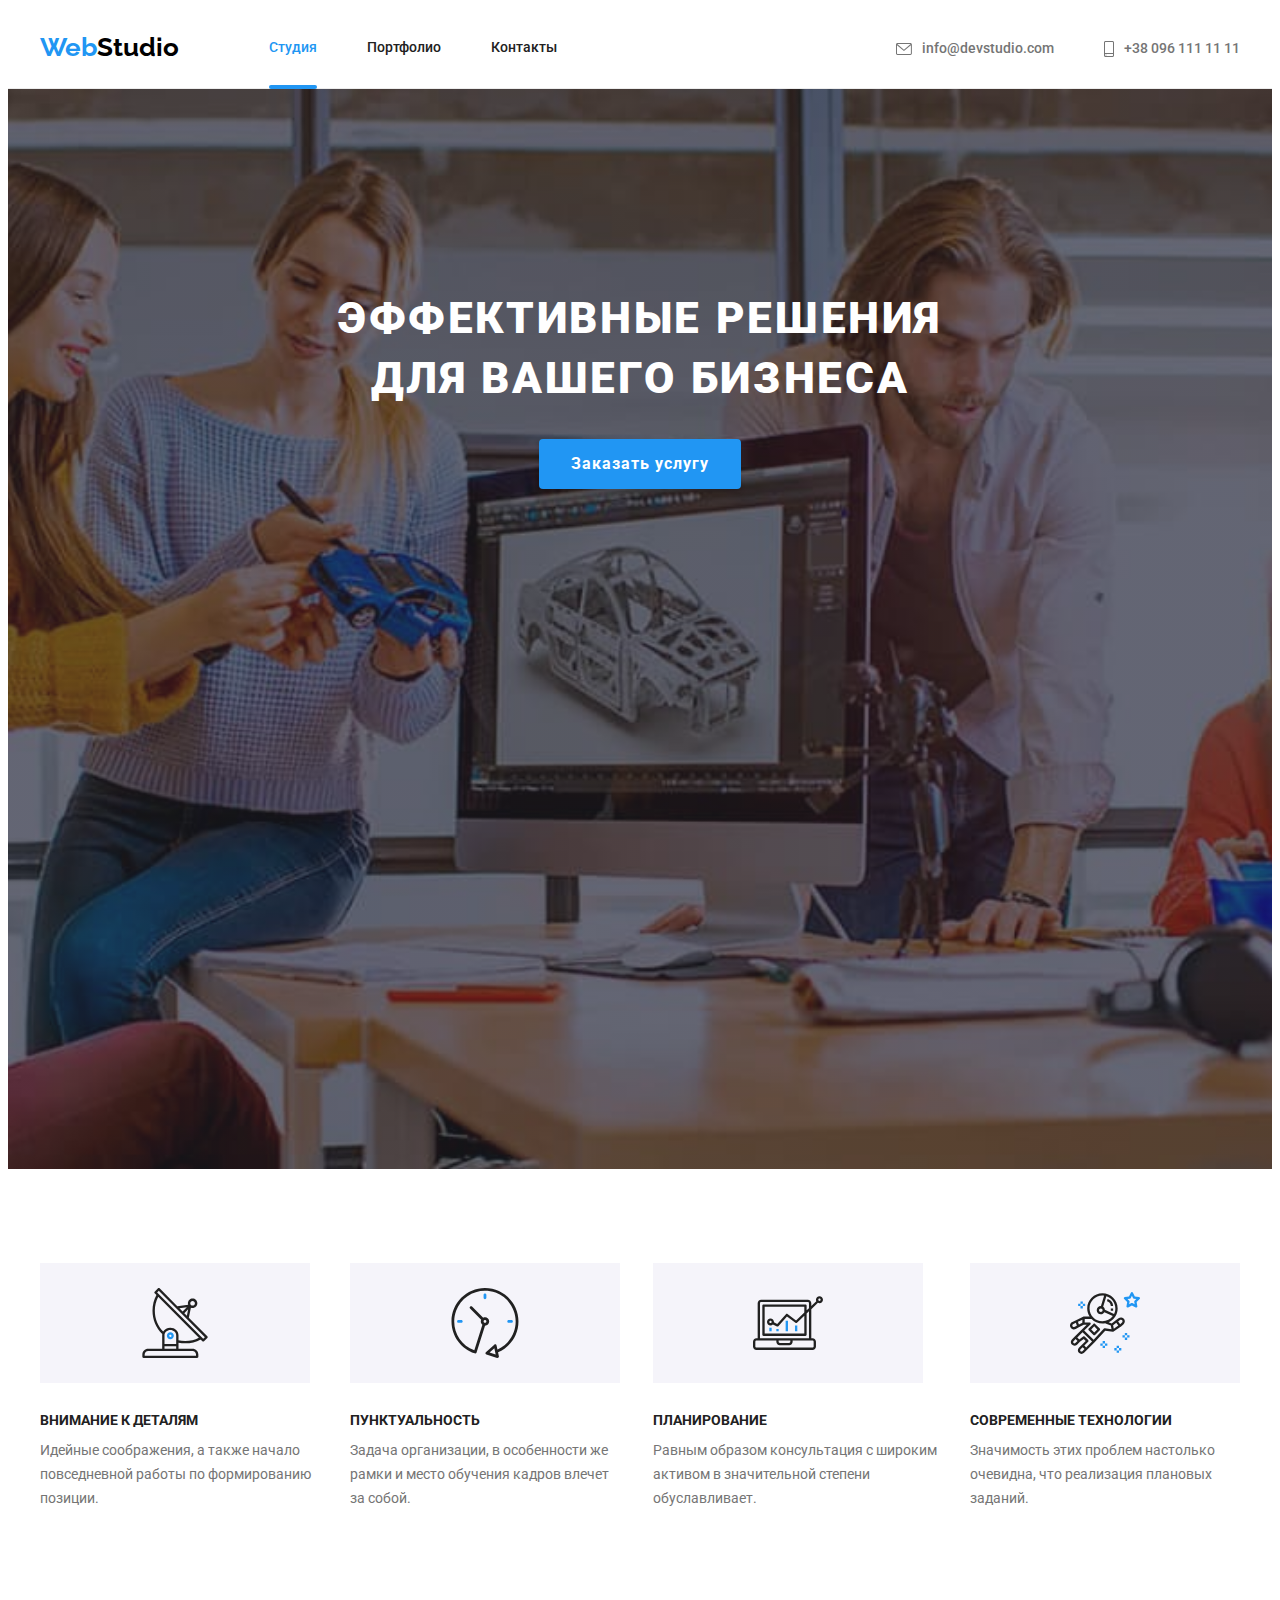
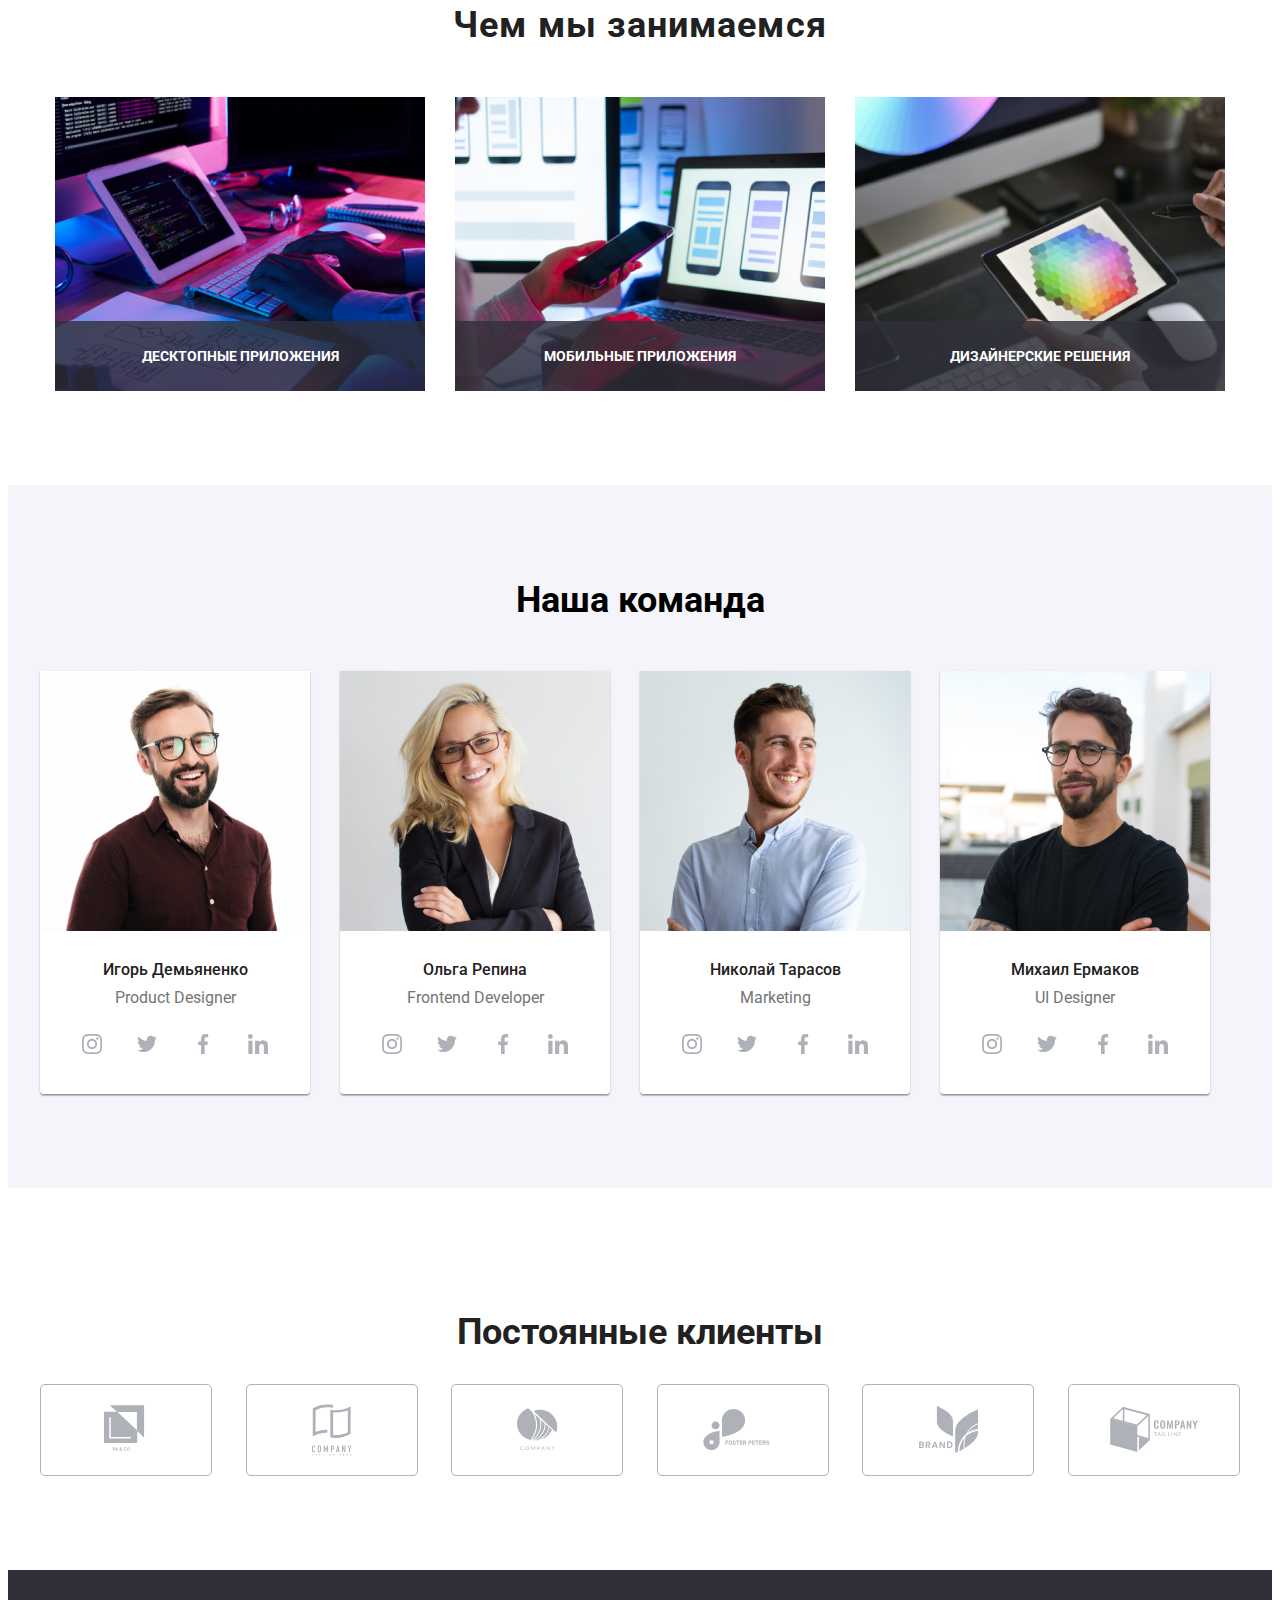
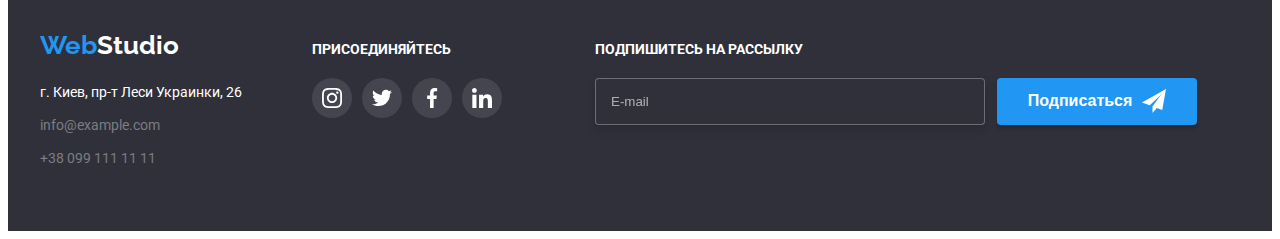
<file: index.html>
<!DOCTYPE html>
<html lang="ru">
  <head>
    <meta charset="UTF-8" />
    <meta name="viewport" content="width=device-width, initial-scale=1.0" />
    <title>WebStudio</title>
    <link
      rel="stylesheet"
      href="https://cdnjs.cloudflare.com/ajax/libs/modern-normalize/1.0.0/modern-normalize.css"
      integrity="sha512-Zx6MlUMKSVJoQ+83OwhdILe8cSEsCzfqThJd7J/VA2UrK6Ctj85p+xzqfyuNXE5B1k25uUdmJ2OzItbBy9GHAQ=="
      crossorigin="anonymous"
    />

    <link rel="preconnect" href="https://fonts.gstatic.com" />
    <link
      href="https://fonts.googleapis.com/css2?family=Raleway:wght@700&family=Roboto:wght@400;500;700;900&display=swap"
      rel="stylesheet"
    />
    <link rel="stylesheet" href="./css/main.min.css" />
  </head>

  <body>
    <header class="header">
      <div class="container header-container">
        <nav class="nav-list">
          <a href="./index.html" class="logo"
            ><span class="logo-blue">Web</span
            ><span class="logo-black">Studio</span></a
          >
          <ul class="header-list">
            <li><a class="nav-item current" href="./index.html">Студия</a></li>
            <li><a class="nav-item" href="./portfolio.html">Портфолио</a></li>
            <li><a class="nav-item" href="#">Контакты</a></li>
          </ul>
        </nav>

        <ul class="contact-list">
          <li class="contact-item">
            <a class="contact-link" href="mailto:info@devstudio.com">
              <svg class="button-message" width="16px" height="12px">
                <use href="./images/symbol-defs.svg#icon-envelope"></use>
              </svg>
              info@devstudio.com
            </a>
          </li>

          <li class="contact-item">
            <a class="contact-link" href="tel:+380961111111">
              <svg class="button-phone" width="10px" height="16px">
                <use href="./images/symbol-defs.svg#icon-smartphone"></use>
              </svg>
              +38 096 111 11 11
            </a>
          </li>
        </ul>
      </div>
    </header>

    <main>
      <section class="hero img-hero">
        <div class="container">
          <h1 class="title-hero">
            Эффективные решения <br />
            для вашего бизнеса
          </h1>
          <button data-modal-open class="btn-hero">Заказать услугу</button>
        </div>
        
      </section>

      <section class="advantages">
        <div class="container">
          <h2 class="visually-hidden">Наши преимущество</h2>
          <ul class="description-list">
            <li>
              <div class="advantages-list">
                <svg width="70px" height="70px">
                  <use href="./images/symbol-defs.svg#icon-antenna"></use>
                </svg>
              </div>
              <h3 class="title-item">Внимание к деталям</h3>
              <p>
                Идейные соображения, а также начало повседневной работы по
                формированию позиции.
              </p>
            </li>
            <li>
              <div class="advantages-list">
                <svg width="70px" height="70px">
                  <use href="./images/symbol-defs.svg#icon-clock"></use>
                </svg>
              </div>
              <h3 class="title-item">Пунктуальность</h3>
              <p>
                Задача организации, в особенности же рамки и место обучения
                кадров влечет за собой.
              </p>
            </li>
            <li>
              <div class="advantages-list">
                <svg width="70px" height="70px">
                  <use href="./images/symbol-defs.svg#icon-diagram"></use>
                </svg>
              </div>
              <h3 class="title-item">Планирование</h3>
              <p>
                Равным образом консультация с широким активом в значительной
                степени обуславливает.
              </p>
            </li>
            <li>
              <div class="advantages-list">
                <svg width="70px" height="70px">
                  <use href="./images/symbol-defs.svg#icon-astronaut"></use>
                </svg>
              </div>
              <h3 class="title-item">Современные технологии</h3>
              <p>
                Значимость этих проблем настолько очевидна, что реализация
                плановых заданий.
              </p>
            </li>
          </ul>
        </div>
      </section>

      <section class="our-work">
        <div class="container">
          <h2 class="title-work">Чем мы занимаемся</h2>
          <ul class="work-list">
            <li>
              <img class="work-img"
                src="./images/box1.jpg"
                alt="Клавиатура"
                width="370"
                height="294"
              />
              <p class="img-title">Десктопные приложения</p>
            </li>
            <li>
              <img class="work-img"
                src="./images/box2.jpg"
                alt="Телефон"
                width="370"
                height="294"
              />
              <p class="img-title">Мобильные приложения</p>
            </li>
            <li>
              <img class="work-img"
                src="./images/box3.jpg"
                alt="Графическией планшет"
                width="370"
                height="294"
              />
              <p class="img-title">Дизайнерские решения</p>
            </li>
          </ul>
        </div>
      </section>

      <section class="our-team">
        <div class="container">
          <h2 class="title-our-team">Наша команда</h2>
          <ul class="team-list">
            <li class="card-team">
              <img
                src="./images/team/team_card1.jpg"
                alt="Фото сотрудника"
                width="270"
                height="260"
              />
              <div class="team-name">
                <h3>Игорь Демьяненко</h3>
                <p>Product Designer</p>
              </div>

              <ul class="team-social-link">
                <li class="social-list">
                  <a class="link-icon" href="#">
                    <svg class="item-link" width="20px" height="20px">
                      <use href="./images/symbol-defs.svg#icon-instagram"></use>
                    </svg>
                  </a>
                </li>

                <li class="social-list">
                  <a class="link-icon" href="#">
                    <svg class="item-link" width="20px" height="20px">
                      <use href="./images/symbol-defs.svg#icon-twitter"></use>
                    </svg>
                  </a>
                </li>

                <li class="social-list">
                  <a class="link-icon" href="#">
                    <svg class="item-link" width="20px" height="20px">
                      <use href="./images/symbol-defs.svg#icon-facebook"></use>
                    </svg>
                  </a>
                </li>

                <li class="social-list">
                  <a class="link-icon" href="#">
                    <svg class="item-link" width="20px" height="20px">
                      <use href="./images/symbol-defs.svg#icon-linkedin"></use>
                    </svg>
                  </a>
                </li>
              </ul>
            </li>
            <li class="card-team">
              <img
                src="./images/team/team_card2.jpg"
                alt="Фото сотрудника"
                width="270"
                height="260"
              />
              <div class="team-name">
                <h3>Ольга Репина</h3>
                <p>Frontend Developer</p>
              </div>
              <ul class="team-social-link">
                <li class="social-list">
                  <a class="link-icon" href="#">
                    <svg class="item-link" width="20px" height="20px">
                      <use href="./images/symbol-defs.svg#icon-instagram"></use>
                    </svg>
                  </a>
                </li>

                <li class="social-list">
                  <a class="link-icon" href="#">
                    <svg class="item-link" width="20px" height="20px">
                      <use href="./images/symbol-defs.svg#icon-twitter"></use>
                    </svg>
                  </a>
                </li>

                <li class="social-list">
                  <a class="link-icon" href="#">
                    <svg class="item-link" width="20px" height="20px">
                      <use href="./images/symbol-defs.svg#icon-facebook"></use>
                    </svg>
                  </a>
                </li>

                <li class="social-list">
                  <a class="link-icon" href="#">
                    <svg class="item-link" width="20px" height="20px">
                      <use href="./images/symbol-defs.svg#icon-linkedin"></use>
                    </svg>
                  </a>
                </li>
              </ul>
            </li>
            <li class="card-team">
              <img
                src="./images/team/team_card3.jpg"
                alt="Фото сотрудника"
                width="270"
                height="260"
              />
              <div class="team-name">
                <h3>Николай Тарасов</h3>
                <p>Marketing</p>
              </div>
              <ul class="team-social-link">
                <li class="social-list">
                  <a class="link-icon" href="#">
                    <svg class="item-link" width="20px" height="20px">
                      <use href="./images/symbol-defs.svg#icon-instagram"></use>
                    </svg>
                  </a>
                </li>

                <li class="social-list">
                  <a class="link-icon" href="#">
                    <svg class="item-link" width="20px" height="20px">
                      <use href="./images/symbol-defs.svg#icon-twitter"></use>
                    </svg>
                  </a>
                </li>

                <li class="social-list">
                  <a class="link-icon" href="#">
                    <svg class="item-link" width="20px" height="20px">
                      <use href="./images/symbol-defs.svg#icon-facebook"></use>
                    </svg>
                  </a>
                </li>

                <li class="social-list">
                  <a class="link-icon" href="#">
                    <svg class="item-link" width="20px" height="20px">
                      <use href="./images/symbol-defs.svg#icon-linkedin"></use>
                    </svg>
                  </a>
                </li>
              </ul>
            </li>
            <li class="card-team">
              <img
                src="./images/team/team_card4.jpg"
                alt="Фото сотрудника"
                width="270"
                height="260"
              />
              <div class="team-name">
                <h3>Михаил Ермаков</h3>
                <p>UI Designer</p>
              </div>
              <ul class="team-social-link">
                <li class="social-list">
                  <a class="link-icon" href="#">
                    <svg class="item-link" width="20px" height="20px">
                      <use href="./images/symbol-defs.svg#icon-instagram"></use>
                    </svg>
                  </a>
                </li>

                <li class="social-list">
                  <a class="link-icon" href="#">
                    <svg class="item-link" width="20px" height="20px">
                      <use href="./images/symbol-defs.svg#icon-twitter"></use>
                    </svg>
                  </a>
                </li>

                <li class="social-list">
                  <a class="link-icon" href="#">
                    <svg class="item-link" width="20px" height="20px">
                      <use href="./images/symbol-defs.svg#icon-facebook"></use>
                    </svg>
                  </a>
                </li>

                <li class="social-list">
                  <a class="link-icon" href="#">
                    <svg class="item-link" width="20px" height="20px">
                      <use href="./images/symbol-defs.svg#icon-linkedin"></use>
                    </svg>
                  </a>
                </li>
              </ul>
            </li>
          </ul>
        </div>
      </section>

      <section class="our-clients">
        <div class="container">
          <h2>Постоянные клиенты</h2>

          <ul class="list-client">
            <li class="item-client">
              <a class="link-client" href="#">
                <svg class="icon-client" width="44.27px" height="49.23px">
                  <use href="./images/symbol-defs.svg#icon-logo-1"></use>
                </svg>
              </a>
            </li>

            <li class="item-client">
              <a class="link-client" href="#">
                <svg class="icon-client" width="40px" height="52px">
                  <use href="./images/symbol-defs.svg#icon-logo-2"></use>
                </svg>
              </a>
            </li>

            <li class="item-client">
              <a class="link-client" href="#">
                <svg class="icon-client" width="41" height="42.6px">
                  <use href="./images/symbol-defs.svg#icon-logo-3"></use>
                </svg>
              </a>
            </li>

            <li class="item-client">
              <a class="link-client" href="#">
                <svg class="icon-client" width="79.66px" height="42.02px">
                  <use href="./images/symbol-defs.svg#icon-logo-4"></use>
                </svg>
              </a>
            </li>

            <li class="item-client">
              <a class="link-client" href="#">
                <svg class="icon-client" width="59px" height="47px">
                  <use href="./images/symbol-defs.svg#icon-logo-5"></use>
                </svg>
              </a>
            </li>

            <li class="item-client">
              <a class="link-client" href="#">
                <svg class="icon-client" width="88.48px" height="45.44px">
                  <use href="./images/symbol-defs.svg#icon-logo-6"></use>
                </svg>
              </a>
            </li>
          </ul>
        </div>
      </section>
    </main>

    <footer class="footer">
      <div class="container box">
        <div class="box-address">
          <a href="./index.html" class="logo"
            ><span class="logo-blue">Web</span
            ><span class="logo-white">Studio</span></a
          >
          <address class="links">
            <p class="address">г. Киев, пр-т Леси Украинки, 26</p>
            <ul>
              <li>
                <a class="footer-link" href="mailto:info@example.com"
                  >info@example.com</a
                >
              </li>
              <li>
                <a class="footer-link" href="+380991111111"
                  >+38 099 111 11 11</a
                >
              </li>
            </ul>
          </address>
        </div>

        <div class="box-link">
          <p>присоединяйтесь</p>
          <ul class="list-footer-link">
            <li class="social-list-footer">
              <a class="icon-footer" href="#">
                <svg class="item-link" width="20px" height="20px">
                  <use href="./images/symbol-defs.svg#icon-instagram"></use>
                </svg>
              </a>
            </li>

            <li class="social-list-footer">
              <a class="icon-footer" href="#">
                <svg class="item-link" width="20px" height="20px">
                  <use href="./images/symbol-defs.svg#icon-twitter"></use>
                </svg>
              </a>
            </li>

            <li class="social-list-footer">
              <a class="icon-footer" href="#">
                <svg class="item-link" width="20px" height="20px">
                  <use href="./images/symbol-defs.svg#icon-facebook"></use>
                </svg>
              </a>
            </li>

            <li class="social-list-footer">
              <a class="icon-footer" href="#">
                <svg class="item-link" width="20px" height="20px">
                  <use href="./images/symbol-defs.svg#icon-linkedin"></use>
                </svg>
              </a>
            </li>
          </ul>
        </div>

        <div class="action-footer">
          <p>Подпишитесь на рассылку</p>
          <form class="footer-form">
            <div class="form-field">
            <input type="email" class="footer-input" autocomplete="off" name="email" id="email" placeholder="E-mail">           
            </div>
            <button class="send-mail" type="submit">Подписаться
              <svg class="send-icon" width=24px height=24px>
                <use  href="./images/symbol-defs.svg#icon-send"></use>
              </svg>
            </button>
            
          </form>
        </div>
      </div>
    </footer>

    <div class="backdrop is-hidden" data-modal>
      <div class="modal">
        <button class="modal-close" data-modal-close>
        <svg width=11px height=11px>
          <use href="./images/symbol-defs.svg#icon-close"></use>
        </svg>
        </button>
        <div class="modal-window">
          <p>Оставьте свои данные, мы вам перезвоним</p>

          <form class="modal-form">
              
            <label class="modal-label">Имя </label>
              <div class="form-item">
                <input type="text" class="modal-input" name="name">
                  <svg class="input-icon" width="18" height="18">
                    <use href="./images/symbol-defs.svg#person-black"></use>
                  </svg>
              </div>

            <label class="modal-label">Телефон</label>
              <div class="form-item">
                <input type="tel" class="modal-input" name="tel">
                  <svg class="input-icon" width="18" height="18">
                    <use href="./images/symbol-defs.svg#phone-black"></use>
                  </svg>
              </div>

              <label class="modal-label">Почта</label>
                <div class="form-item">
                  <input type="email" class="modal-input" name="email">
                    <svg class="input-icon" width="18" height="18">
                      <use href="./images/symbol-defs.svg#email-black"></use>
                    </svg>
                  </div>

            <label for="comments" class="modal-label">Комментарий
              <textarea  class="modal-comments textarea" name="comments" id="comments" placeholder="Введите текст"></textarea>
            </label>
           
            <label class="confirmation" for="confirmation">
              <input class="checkbox" type="checkbox" name="confirmation" id="confirmation">
              <span class="checkbox-icon">
              <svg class="checkbox-vector" width="13" height="10">
                <use href="./images/symbol-defs.svg#checkbox-icon"></use>
              </svg>
              </span>
              Соглашаюсь с рассылкой и принимаю <span class="text-link">Условия договора</span>
            </label>

            <div class="button-position">
            <button class="modal-button" type="submit">Отправить</button>
            </div>
          </form>
        </div>
      </div>
    </div>
    
    <script src="./js/modal.js"></script>
  </body>
</html>
</file>
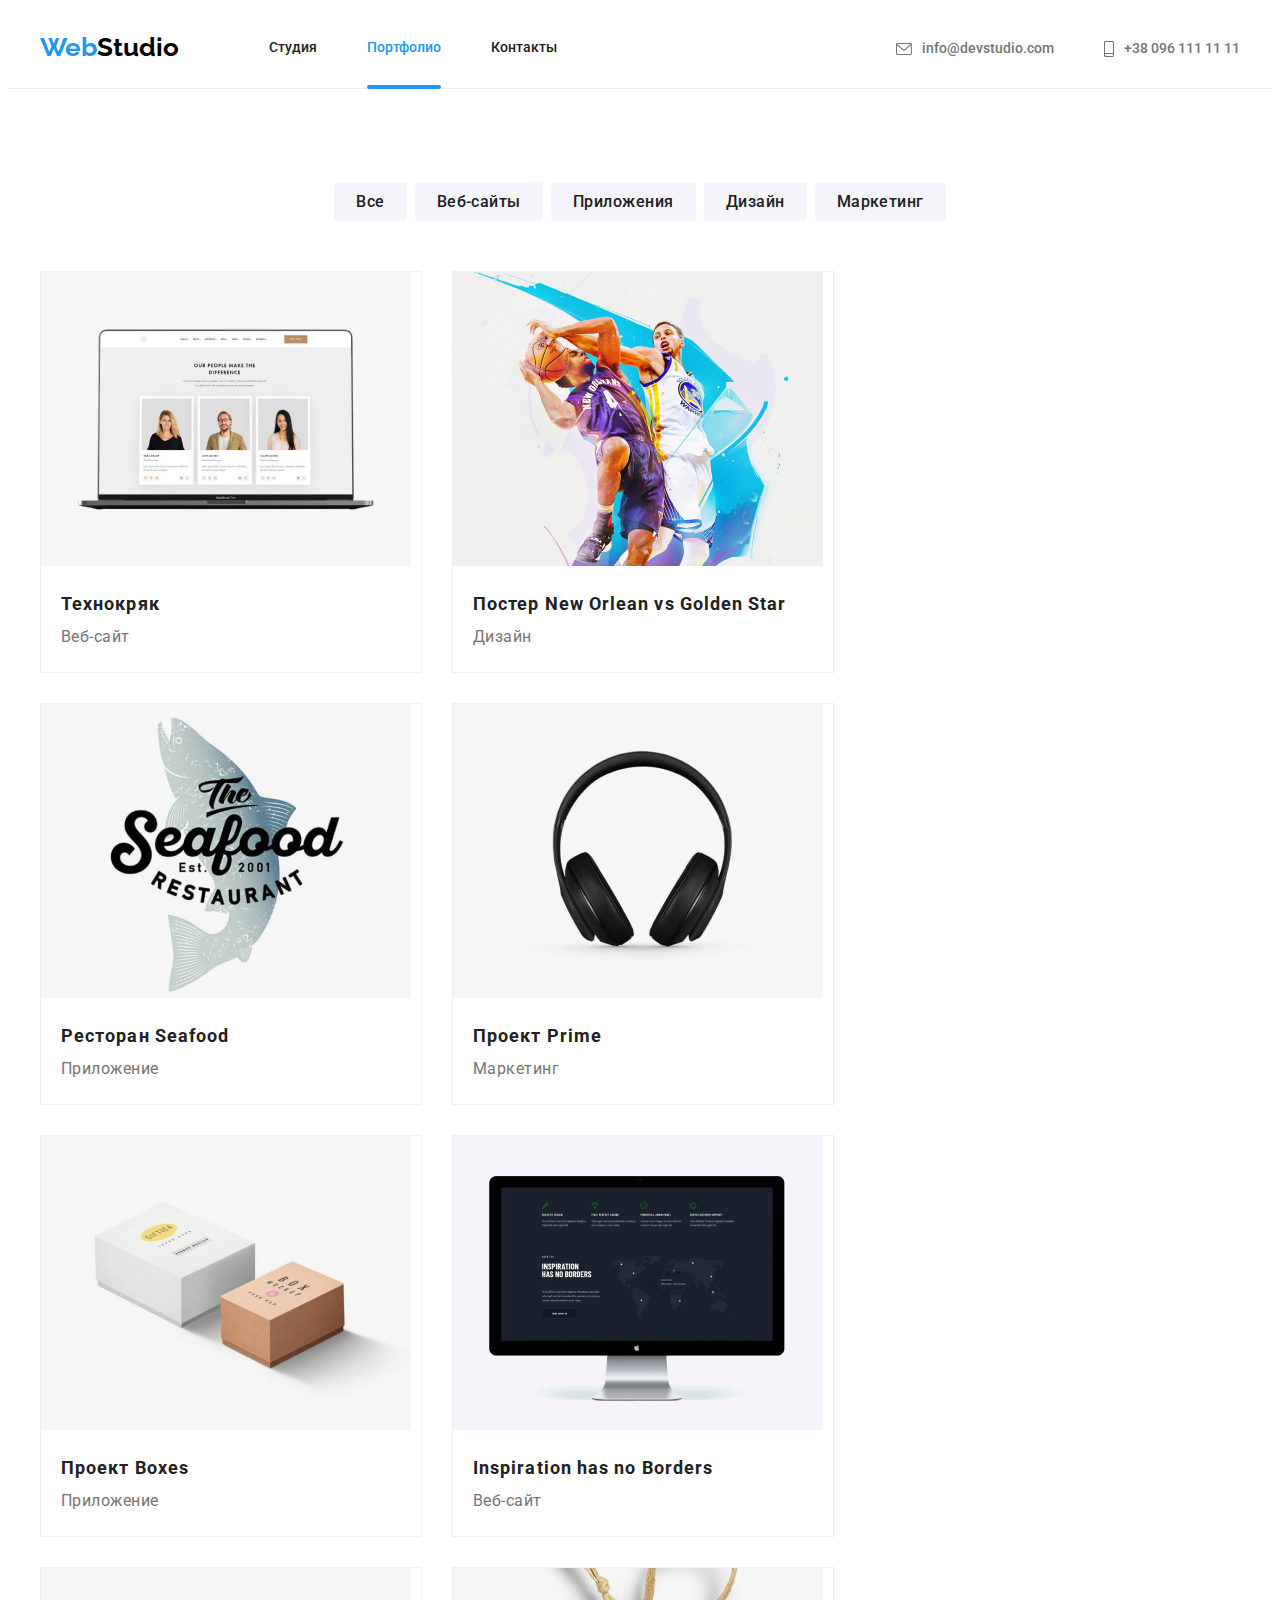
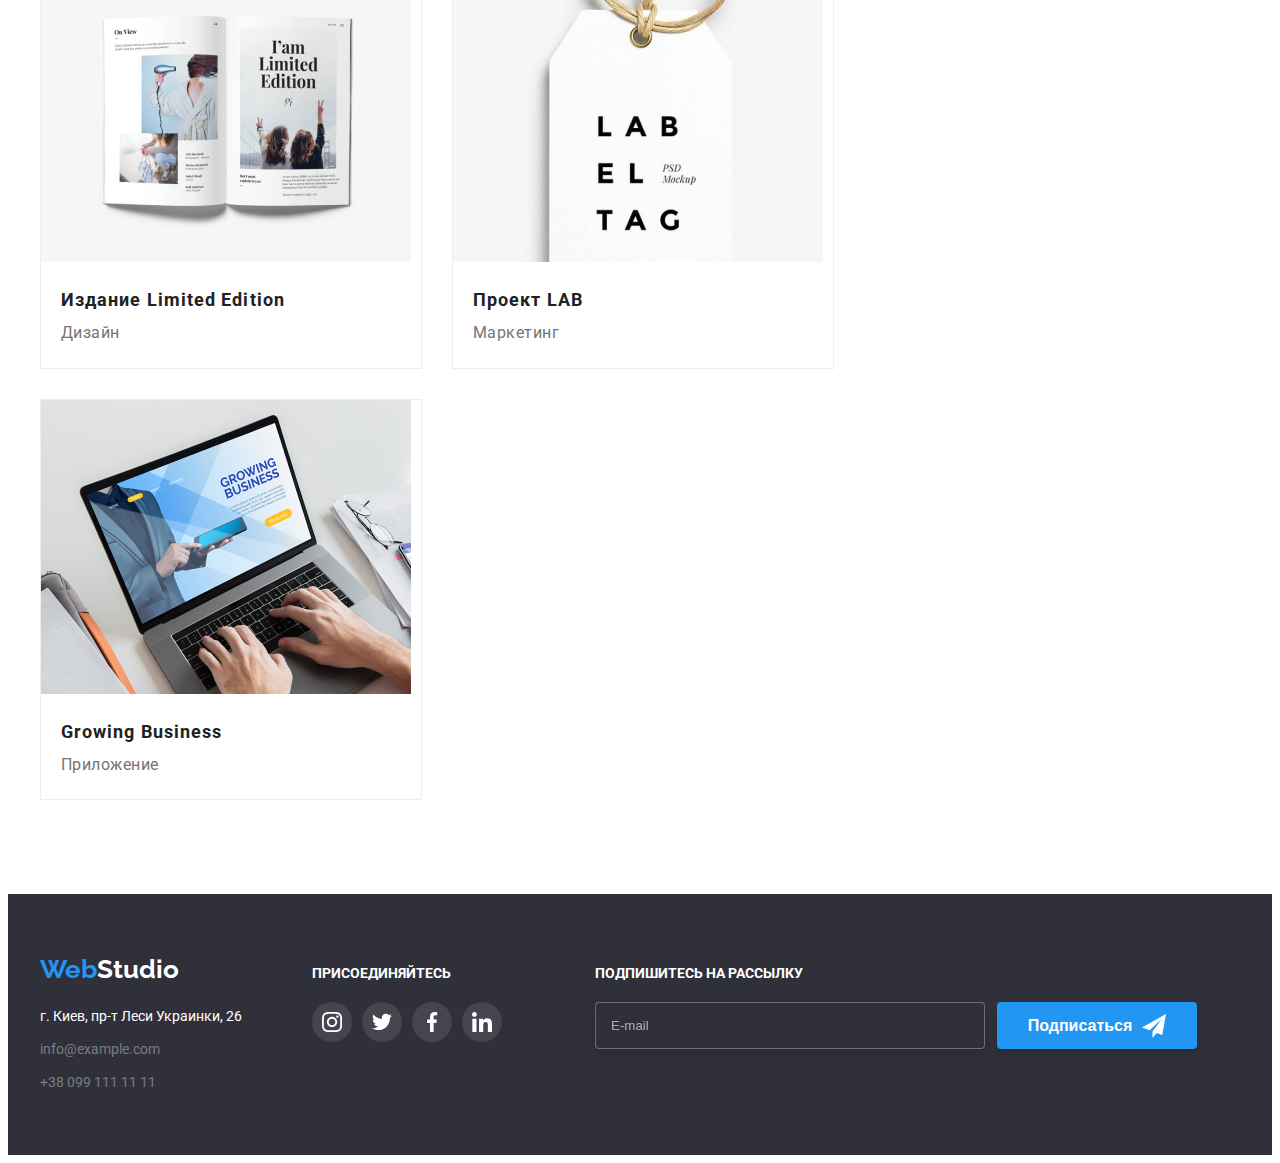
<file: portfolio.html>
<!DOCTYPE html>
<html lang="ru">
  <head>
    <meta charset="UTF-8" />
    <meta name="viewport" content="width=device-width, initial-scale=1.0" />
    <title>WebStudio</title>
    <link
      rel="stylesheet"
      href="https://cdnjs.cloudflare.com/ajax/libs/modern-normalize/1.0.0/modern-normalize.css"
      integrity="sha512-Zx6MlUMKSVJoQ+83OwhdILe8cSEsCzfqThJd7J/VA2UrK6Ctj85p+xzqfyuNXE5B1k25uUdmJ2OzItbBy9GHAQ=="
      crossorigin="anonymous"
    />

    <link rel="preconnect" href="https://fonts.gstatic.com" />
    <link
      href="https://fonts.googleapis.com/css2?family=Raleway:wght@700&family=Roboto:wght@400;500;700;900&display=swap"
      rel="stylesheet"
    />
    <link rel="stylesheet" href="./css/main.min.css" />
  </head>

  <body>
    <header class="header">
      <div class="container header-container">
        <nav class="nav-list">
          <a href="./index.html" class="logo"
            ><span class="logo-blue">Web</span
            ><span class="logo-black">Studio</span></a
          >
          <ul class="header-list">
            <li><a class="nav-item" href="./index.html">Студия</a></li>
            <li><a class="nav-item current" href="./portfolio.html">Портфолио</a></li>
            <li><a class="nav-item" href="#">Контакты</a></li>
          </ul>
        </nav>

        <ul class="contact-list">
          <li class="contact-item">
            <a class="contact-link" href="mailto:info@devstudio.com">
              <svg class="button-message" width="16px" height="12px">
                <use href="./images/symbol-defs.svg#icon-envelope"></use>
              </svg>
              info@devstudio.com
            </a>
          </li>

          <li class="contact-item">
            <a class="contact-link" href="tel:+380961111111">
              <svg class="button-phone" width="10px" height="16px">
                <use href="./images/symbol-defs.svg#icon-smartphone"></use>
              </svg>
              +38 096 111 11 11
            </a>
          </li>
        </ul>
      </div>
    </header>

    <main>
      <section class="portfolio">
        <div class="container">
          <h1 class="visually-hidden">Примеры работ</h1>
          <ul class="buttons">
            <li><button class="btn-item" type="button">Все</button></li>
            <li>
              <button class="btn-item" type="button">Веб-сайты</button>
            </li>
            <li>
              <button class="btn-item" type="button">Приложения</button>
            </li>
            <li>
              <button class="btn-item" type="button">Дизайн</button>
            </li>
            <li>
              <button class="btn-item" type="button">Маркетинг</button>
            </li>
          </ul>

          <div class="cards">
            <ul class="card-set">
              <li class="card-item">
                <a class="card-link" href="#">
                  <div class="example-thumb">
                  <img 
                    src="./images/apps_img/img0.jpg"
                    alt="ноутбук"
                    width="370"
                    height="294"
                  />
                  <p class="overlay">Технокряк это современная площадка распространения коронавируса. Компании используют эту платформу для цифрового
                  шпионажа и атак на защищённые сервера конкурентов.</p>
                  </div>
                  <div class="content-card">
                    <h2 class="title-project">Технокряк</h2>
                    <p class="title-apps">Веб-сайт</p>
                  </div>
                </a>
              </li>

              <li class="card-item">
                <a class="card-link" href="#">
                  <div class="example-thumb">
                  <img
                    src="./images/apps_img/img1.jpg"
                    alt="два спортсмена играют в баскетбол"
                    width="370"
                    height="294"
                  />
                  <p class="overlay">Технокряк это современная площадка распространения коронавируса. Компании используют эту платформу
                    для цифрового
                    шпионажа и атак на защищённые сервера конкурентов.</p>
                  </div>
                  <div class="content-card">
                    <h2 class="title-project">
                      Постер New Orlean vs Golden Star
                    </h2>
                    <p class="title-apps">Дизайн</p>
                  </div>
                </a>
              </li>

              <li class="card-item">
                <a class="card-link" href="#">
                  <div class="example-thumb">
                  <img
                    src="./images/apps_img/img2.jpg"
                    alt="лого ресторана"
                    width="370"
                    height="294"
                  />
                  <p class="overlay">Технокряк это современная площадка распространения коронавируса. Компании используют эту платформу
                    для цифрового
                    шпионажа и атак на защищённые сервера конкурентов.</p>
                  </div>
                  <div class="content-card">
                    <h2 class="title-project">Ресторан Seafood</h2>
                    <p class="title-apps">Приложение</p>
                  </div>
                </a>
              </li>

              <li class="card-item">
                <a class="card-link" href="#">
                  <div class="example-thumb">
                  <img
                    src="./images/apps_img/img3.jpg"
                    alt="наушники"
                    width="370"
                    height="294"
                  />
                  <p class="overlay">Технокряк это современная площадка распространения коронавируса. Компании используют эту платформу
                    для цифрового
                    шпионажа и атак на защищённые сервера конкурентов.</p>
                  </div>
                  <div class="content-card">
                    <h2 class="title-project">Проект Prime</h2>
                    <p class="title-apps">Маркетинг</p>
                  </div>
                </a>
              </li>

              <li class="card-item">
                <a class="card-link" href="#">
                  <div class="example-thumb">
                  <img
                    src="./images/apps_img/img4.jpg"
                    alt="две коробки"
                    width="370"
                    height="294"
                  />
                    <div class="overlay">
                  <p>Технокряк это современная площадка распространения коронавируса. Компании используют эту платформу
                    для цифрового
                    шпионажа и атак на защищённые сервера конкурентов.</p>
                  </div>
                  </div>
                  <div class="content-card">
                    <h2 class="title-project">Проект Boxes</h2>
                    <p class="title-apps">Приложение</p>
                  </div>
                </a>
              </li>

              <li class="card-item">
                <a class="card-link" href="#">
                  <div class="example-thumb">
                  <img
                    src="./images/apps_img/img5.jpg"
                    alt="монитор"
                    width="370"
                    height="294"
                  />
                  <p class="overlay">Технокряк это современная площадка распространения коронавируса. Компании используют эту платформу
                    для цифрового
                    шпионажа и атак на защищённые сервера конкурентов.</p>
                  </div>
                  <div class="content-card">
                    <h2 class="title-project">Inspiration has no Borders</h2>
                    <p class="title-apps">Веб-сайт</p>
                  </div>
                </a>
              </li>

              <li class="card-item">
                <a class="card-link" href="#">
                  <div class="example-thumb">
                  <img
                    src="./images/apps_img/img6.jpg"
                    alt="журнал"
                    width="370"
                    height="294"
                  />
                  <p class="overlay">Технокряк это современная площадка распространения коронавируса. Компании используют эту платформу
                    для цифрового
                    шпионажа и атак на защищённые сервера конкурентов.</p>
                  </div>
                  <div class="content-card">
                    <h2 class="title-project">Издание Limited Edition</h2>
                    <p class="title-apps">Дизайн</p>
                  </div>
                </a>
              </li>

              <li class="card-item">
                <a class="card-link" href="#">
                  <div class="example-thumb">
                  <img
                    src="./images/apps_img/img7.jpg"
                    alt="тикет"
                    width="370"
                    height="294"
                  />
                  <p class="overlay">Технокряк это современная площадка распространения коронавируса. Компании используют эту платформу
                    для цифрового
                    шпионажа и атак на защищённые сервера конкурентов.</p>
                  </div>
                  <div class="content-card">
                    <h2 class="title-project">Проект LAB</h2>
                    <p class="title-apps">Маркетинг</p>
                  </div>
                </a>
              </li>

              <li class="card-item">
                <a class="card-link" href="#">
                  <div class="example-thumb">
                  <img
                    src="./images/apps_img/img8.jpg"
                    alt="работа с ноутбуком"
                    width="370"
                    height="294"
                  />
                  <p class="overlay">Технокряк это современная площадка распространения коронавируса. Компании используют эту платформу
                    для цифрового
                    шпионажа и атак на защищённые сервера конкурентов.</p>
                  </div>
                  <div class="content-card">
                    <h2 class="title-project">Growing Business</h2>
                    <p class="title-apps">Приложение</p>
                  </div>
                </a>
              </li>
            </ul>
          </div>
        </div>
      </section>
    </main>

    <footer class="footer">
      <div class="container box">
        <div class="box-address">
          <a href="./index.html" class="logo"
            ><span class="logo-blue">Web</span
            ><span class="logo-white">Studio</span></a
          >
          <address class="links">
            <p class="address">г. Киев, пр-т Леси Украинки, 26</p>
            <ul>
              <li>
                <a class="footer-link" href="mailto:info@example.com"
                  >info@example.com</a
                >
              </li>
              <li>
                <a class="footer-link" href="+380991111111"
                  >+38 099 111 11 11</a
                >
              </li>
            </ul>
          </address>
        </div>

        <div class="box-link">
          <p>присоединяйтесь</p>
          <ul class="list-footer-link">
            <li class="social-list-footer">
              <a class="icon-footer" href="#">
                <svg class="item-link" width="20px" height="20px">
                  <use href="./images/symbol-defs.svg#icon-instagram"></use>
                </svg>
              </a>
            </li>

            <li class="social-list-footer">
              <a class="icon-footer" href="#">
                <svg class="item-link" width="20px" height="20px">
                  <use href="./images/symbol-defs.svg#icon-twitter"></use>
                </svg>
              </a>
            </li>

            <li class="social-list-footer">
              <a class="icon-footer" href="#">
                <svg class="item-link" width="20px" height="20px">
                  <use href="./images/symbol-defs.svg#icon-facebook"></use>
                </svg>
              </a>
            </li>

            <li class="social-list-footer">
              <a class="icon-footer" href="#">
                <svg class="item-link" width="20px" height="20px">
                  <use href="./images/symbol-defs.svg#icon-linkedin"></use>
                </svg>
              </a>
            </li>
          </ul>
        </div>

<div class="action-footer">
  <p>Подпишитесь на рассылку</p>
  <form class="footer-form">
    <div class="form-field">
      <input type="email" class="footer-input"  autocomplete="off" name="email" id="email" placeholder="E-mail">
    </div>
    <button class="send-mail" type="submit">Подписаться
      <svg class="send-icon" width=24px height=24px>
        <use href="./images/symbol-defs.svg#icon-send"></use>
      </svg>
    </button>

  </form>
</div>

      </div>
    </footer>
  </body>
</html>
</file>
<file: css/main.min.css>
:root{--accent-color: #2196f3;--second-accent-color: rgba(33, 150, 243, 0.9);--tertiary-color-text: #ffffff;--primary-color-text: #212121;--secondary-color-text: #757575;--gris-op60: #ffffff60;--black100: #000000;--background-hero: #2f303a;--background-btn-portfolio: #f5f4fa;--background-color-hero: rgba(47, 48, 58, 0.4);--inactive-color-button: #afb1b8;--background-color-button: rgba(255, 255, 255, 0.1);--border-color: #eeeeee;--background-color-op80: rgba(47, 48, 58, 0.8);--modal-color-op20: #00000020;--close-border-op10: #00000010;--footer-email-color: rgba(255, 255, 255, 0.6);--input-modal-border: rgba(33, 33, 33, 0.2);--placeholder-modal: rgba(117, 117, 117, 0.5)}body{font-family:'Roboto', sans-serif}ul{list-style:none;margin:0;padding:0}a{text-decoration:none;cursor:pointer}img{display:block;max-width:100%;height:auto}p{margin:0;padding:0}.container{width:1200px;padding-left:15px;padding-right:15px;margin:0 auto}.header{border-bottom:1px solid #ececec}.contact-link{font-weight:500;font-size:14px;line-height:1.14;color:var(--secondary-color-text);padding-top:33px;padding-bottom:31px;display:-webkit-box;display:-ms-flexbox;display:flex;-webkit-box-align:center;-ms-flex-align:center;align-items:center;-webkit-transition:color 250ms cubic-bezier(0.4, 0, 0.2, 1);transition:color 250ms cubic-bezier(0.4, 0, 0.2, 1)}.contact-list li:last-child{margin-left:50px}.button-message,.button-phone{fill:#757575;margin-right:10px}.contact-link:hover,.contact-link:focus,.nav-item:hover,.nav-item:focus{color:var(--accent-color)}.contact-link:hover .button-message,.contact-link:focus .button-message,.contact-link:hover .button-phone,.contact-link:focus .button-phone{fill:var(--accent-color);cursor:pointer}.footer{background-color:var(--background-hero);padding-top:60px;padding-bottom:60px;margin-top:0px}.logo-white{color:var(--tertiary-color-text)}.links p{display:inline-block;padding:0px;margin-top:20px;margin-bottom:0px}.footer-link{font-weight:400;font-size:14px;line-height:1.71;font-style:normal;color:var(--gris-op60);display:inline-block;margin-top:9px;-webkit-transition:color 250ms cubic-bezier(0.4, 0, 0.2, 1);transition:color 250ms cubic-bezier(0.4, 0, 0.2, 1)}.address{font-weight:400;font-size:14px;line-height:1.71;font-style:normal;color:var(--tertiary-color-text)}.footer-link:hover,.footer-link:focus{color:var(--accent-color)}.box-link p,.action-footer p{display:-webkit-box;display:-ms-flexbox;display:flex;font-size:14px;font-weight:700;line-height:1.14;text-transform:uppercase;color:var(--tertiary-color-text);margin-bottom:20px}.box,.list-footer-link{display:-webkit-box;display:-ms-flexbox;display:flex;-webkit-box-align:baseline;-ms-flex-align:baseline;align-items:baseline}.box-link{margin-left:70px;margin-right:93px}.social-list-footer:not(:last-child){margin-right:10px}.icon-footer{display:-webkit-box;display:-ms-flexbox;display:flex;width:40px;height:40px;-webkit-box-align:center;-ms-flex-align:center;align-items:center;-webkit-box-pack:center;-ms-flex-pack:center;justify-content:center;border-radius:50%;background-color:var(--background-color-button);fill:var(--tertiary-color-text);-webkit-transition:background-color 250ms cubic-bezier(0.4, 0, 0.2, 1);transition:background-color 250ms cubic-bezier(0.4, 0, 0.2, 1)}.icon-footer:hover,.icon-footer:focus{cursor:pointer;background-color:var(--accent-color)}.footer-form{display:-webkit-box;display:-ms-flexbox;display:flex}.form-field{position:relative;-webkit-filter:drop-shadow(0px 4px 4px rgba(0,0,0,0.15));filter:drop-shadow(0px 4px 4px rgba(0,0,0,0.15))}.footer-input{padding:15px;width:358px;border-radius:4px;border:1px solid rgba(255,255,255,0.3);background-color:var(--background-hero);color:var(--footer-email-color)}.footer-input::-webkit-input-placeholder{color:var(--footer-email-color)}.footer-input:-ms-input-placeholder{color:var(--footer-email-color)}.footer-input::-ms-input-placeholder{color:var(--footer-email-color)}.footer-input::placeholder{color:var(--footer-email-color)}.send-mail{display:-webkit-box;display:-ms-flexbox;display:flex;-webkit-box-align:center;-ms-flex-align:center;align-items:center;-webkit-box-pack:center;-ms-flex-pack:center;justify-content:center;width:200px;padding:10px;margin-left:12px;font-weight:700;font-size:16px;-webkit-box-shadow:0px 4px 4px rgba(0,0,0,0.15);box-shadow:0px 4px 4px rgba(0,0,0,0.15);border:none;border-radius:4px;color:var(--tertiary-color-text);background-color:var(--accent-color)}.send-mail:hover,.send-mail:focus{cursor:pointer}.send-icon{fill:var(--tertiary-color-text);margin-left:10px}.header{border-bottom:1px solid #ececec}.logo-blue{color:var(--accent-color)}.logo-black{color:var(--black100)}.logo{font-family:'Raleway', sans-serif;font-weight:700;font-size:26px;line-height:1.19;padding-top:24px;padding-bottom:25px}.nav-list,.header-list,.contact-list,.header-container{display:-webkit-box;display:-ms-flexbox;display:flex;-webkit-box-align:center;-ms-flex-align:center;align-items:center;-webkit-box-pack:justify;-ms-flex-pack:justify;justify-content:space-between}.header-list li:not(:first-child){margin-left:50px}.header-list{margin-left:90px}.nav-item{display:-webkit-box;display:-ms-flexbox;display:flex;font-weight:500;font-size:14px;line-height:1.14;color:var(--primary-color-text);padding:32px 0px;-webkit-transition:color 250ms cubic-bezier(0.4, 0, 0.2, 1);transition:color 250ms cubic-bezier(0.4, 0, 0.2, 1)}.current{position:relative;color:var(--accent-color)}.current::after{position:absolute;content:'';height:4px;width:100%;bottom:-1px;border-radius:2px;background-color:var(--accent-color)}.contact-link{font-weight:500;font-size:14px;line-height:1.14;color:var(--secondary-color-text);padding-top:33px;padding-bottom:31px;display:-webkit-box;display:-ms-flexbox;display:flex;-webkit-box-align:center;-ms-flex-align:center;align-items:center;-webkit-transition:color 250ms cubic-bezier(0.4, 0, 0.2, 1);transition:color 250ms cubic-bezier(0.4, 0, 0.2, 1)}.contact-list li:last-child{margin-left:50px}.button-message{fill:#757575;margin-right:10px}.button-phone{fill:#757575;margin-right:10px}.contact-link:hover,.contact-link:focus,.nav-item:hover,.nav-item:focus{color:var(--accent-color)}.contact-link:hover .button-message,.contact-link:focus .button-message,.contact-link:hover .button-phone,.contact-link:focus .button-phone{fill:var(--accent-color);cursor:pointer}.logo-blue{color:var(--accent-color)}.logo-black{color:var(--black100)}.logo{font-family:'Raleway', sans-serif;font-weight:700;font-size:26px;line-height:1.19;padding-top:24px;padding-bottom:25px}.nav-list,.header-list,.contact-list,.header-container{display:-webkit-box;display:-ms-flexbox;display:flex;-webkit-box-align:center;-ms-flex-align:center;align-items:center;-webkit-box-pack:justify;-ms-flex-pack:justify;justify-content:space-between}.header-list li:not(:first-child){margin-left:50px}.header-list{margin-left:90px}.nav-item{display:-webkit-box;display:-ms-flexbox;display:flex;font-weight:500;font-size:14px;line-height:1.14;color:var(--primary-color-text);padding:32px 0px;-webkit-transition:color 250ms cubic-bezier(0.4, 0, 0.2, 1);transition:color 250ms cubic-bezier(0.4, 0, 0.2, 1)}.current{position:relative;color:var(--accent-color)}.current::after{position:absolute;content:'';height:4px;width:100%;bottom:-1px;border-radius:2px;background-color:var(--accent-color)}.advantages{margin-top:0px;margin-bottom:0px;padding-top:94px;padding-bottom:94px}.description-list{display:-webkit-box;display:-ms-flexbox;display:flex;margin:0;padding:0}.visually-hidden{position:absolute;width:1px;height:1px;margin:-1px;border:0;padding:0;white-space:nowrap;-webkit-clip-path:inset(100%);clip-path:inset(100%);clip:rect(0 0 0 0);overflow:hidden}.title-item{font-weight:700;font-size:14px;line-height:1.14;text-transform:uppercase;color:var(--primary-color-text);margin-top:0px;margin-bottom:10px}.description-list p{font-weight:400;font-size:14px;line-height:1.71;color:var(--secondary-color-text);margin-top:0px;margin-bottom:0px}.description-list li:not(:last-child){margin-right:30px}.advantages-list{display:-webkit-box;display:-ms-flexbox;display:flex;-webkit-box-align:center;-ms-flex-align:center;align-items:center;-webkit-box-pack:center;-ms-flex-pack:center;justify-content:center;width:270px;height:120px;margin-bottom:30px;background-color:var(--background-btn-portfolio)}.our-work{margin-top:0px;margin-bottom:0px;padding-top:0px;padding-bottom:94px}.work-list{margin:0px;padding:0px}.our-work.container,.work-list{display:-webkit-box;display:-ms-flexbox;display:flex;-webkit-box-pack:center;-ms-flex-pack:center;justify-content:center}.work-list li{position:relative;margin-right:30px}.work-list li:last-child{margin-right:0px}.img-title{position:absolute;display:inline-block;margin:0px;padding:0px;padding-top:27px;padding-bottom:27px;width:370px;bottom:0px;text-align:center;font-size:14px;font-weight:700;text-transform:uppercase;color:var(--tertiary-color-text);background-color:var(--background-color-op80)}.title-work{font-weight:700;font-size:36px;line-height:1.16;text-align:center;letter-spacing:0.03em;color:var(--primary-color-text);padding:0px;margin-top:0px;margin-bottom:50px}.our-clients{padding-top:94px;padding-bottom:94px}.our-clients h2{text-align:center;font-size:36px;font-weight:700;line-height:1.16;color:var(--primary-color-text)}.list-client{display:-webkit-box;display:-ms-flexbox;display:flex;-webkit-box-pack:justify;-ms-flex-pack:justify;justify-content:space-between}.link-client{display:-webkit-box;display:-ms-flexbox;display:flex;width:100%;height:100%;-webkit-box-pack:center;-ms-flex-pack:center;justify-content:center;-webkit-box-align:center;-ms-flex-align:center;align-items:center;fill:var(--inactive-color-button)}.item-client{width:170px;height:90px;border:1px solid var(--inactive-color-button);border-radius:5px;-webkit-transition:border 250ms cubic-bezier(0.4, 0, 0.2, 1);transition:border 250ms cubic-bezier(0.4, 0, 0.2, 1)}.item-client:hover,.item-client:focus{border:1px solid var(--accent-color)}.icon-client{fill:var(--inactive-color-button);-webkit-transition:fill 250ms cubic-bezier(0.4, 0, 0.2, 1);transition:fill 250ms cubic-bezier(0.4, 0, 0.2, 1)}.link-client:hover .icon-client,.link-client:focus .icon-client{fill:var(--accent-color)}.hero{text-align:center;padding-top:200px;padding-bottom:280px}.img-hero{max-width:1600px;height:600px;margin-left:auto;margin-right:auto;background-repeat:no-repeat;background-position:center;background-size:cover;background-image:-webkit-gradient(linear, left top, right top, from(var(--background-color-hero)), to(var(--background-color-hero))),url(../images/backgroung.jpg);background-image:linear-gradient(to right, var(--background-color-hero), var(--background-color-hero)),url(../images/backgroung.jpg)}.hero h1{margin:0}.title-hero{font-weight:900;font-size:44px;line-height:1.36;text-transform:uppercase;letter-spacing:0.06em;color:var(--tertiary-color-text)}.btn-hero{font-family:'Roboto', sans-serif;font-weight:700;font-size:16px;line-height:1.87;border:none;letter-spacing:0.06em;background-color:var(--accent-color);color:var(--tertiary-color-text);margin-top:30px;padding:10px 32px;-webkit-box-shadow:0px 4px 4px rgba(0,0,0,0.15);box-shadow:0px 4px 4px rgba(0,0,0,0.15);border-radius:4px}.btn-hero:hover{cursor:pointer}.our-team{margin-bottom:0px;padding-bottom:94px;background-color:var(--background-btn-portfolio)}.team-list{display:-webkit-box;display:-ms-flexbox;display:flex;text-align:center}.title-our-team{text-align:center;font-size:36px;margin-top:0px;margin-bottom:50px;padding-top:94px}.card-team{border-radius:0px 0px 4px 4px;-webkit-box-shadow:0px 1px 3px rgba(0,0,0,0.12),0px 1px 1px rgba(0,0,0,0.14),0px 2px 1px rgba(0,0,0,0.2);box-shadow:0px 1px 3px rgba(0,0,0,0.12),0px 1px 1px rgba(0,0,0,0.14),0px 2px 1px rgba(0,0,0,0.2);overflow:hidden}.team-list .card-team:not(:first-child){margin-left:30px}.team-name{background-color:var(--tertiary-color-text)}.our-team h3{font-weight:500;font-size:16px;line-height:1.18;color:var(--primary-color-text);padding-top:30px;padding-bottom:0px;margin:0px}.our-team p{font-weight:400;font-size:16px;line-height:1.18;color:var(--secondary-color-text);padding-top:10px;padding-bottom:0px;margin:0px}.team-social-link{display:-webkit-box;display:-ms-flexbox;display:flex;padding:16px 32px 30px 32px;-webkit-box-align:center;-ms-flex-align:center;align-items:center;-webkit-box-pack:justify;-ms-flex-pack:justify;justify-content:space-between;background-color:var(--tertiary-color-text)}.team-social-link .social-list{-webkit-box-shadow:none;box-shadow:none}.link-icon{display:-webkit-box;display:-ms-flexbox;display:flex;width:40px;height:40px;border-radius:50%;-webkit-box-align:center;-ms-flex-align:center;align-items:center;-webkit-box-pack:center;-ms-flex-pack:center;justify-content:center;fill:var(--inactive-color-button);-webkit-transition:fill 250ms cubic-bezier(0.4, 0, 0.2, 1);transition:fill 250ms cubic-bezier(0.4, 0, 0.2, 1);-webkit-transition:background-color 250ms cubic-bezier(0.4, 0, 0.2, 1);transition:background-color 250ms cubic-bezier(0.4, 0, 0.2, 1)}.link-icon:hover,.link-icon:focus{fill:var(--tertiary-color-text);cursor:pointer;border-radius:50%;background-color:var(--accent-color)}.backdrop{position:fixed;top:0;left:0px;opacity:1;width:100%;height:100%;background-color:var(--modal-color-op20);-webkit-transition:opacity 250ms cubic-bezier(0.4, 0, 0.2, 1);transition:opacity 250ms cubic-bezier(0.4, 0, 0.2, 1)}.backdrop.is-hidden{opacity:0;pointer-events:none;visibility:hidden}.modal{position:absolute;top:50%;left:50%;-webkit-transform:translate(-50%, -50%);transform:translate(-50%, -50%);max-width:528px;width:100%;height:581px;max-height:100vh;padding:40px;overflow-y:auto;border-radius:4px;background-color:var(--tertiary-color-text);z-index:10}.modal-close{position:absolute;top:8px;right:8px;width:30px;height:30px;border:1px solid var(--close-border-op10);border-radius:50%;background-color:var(--tertiary-color-text)}.modal-close:hover{cursor:pointer}.modal-close svg{fill:var(--black100)}.modal-close:hover>svg,.modal-close:focus>svg{fill:var(--accent-color)}.modal-window p{text-align:center;font-weight:700;font-size:20px;color:var(--primary-color-text)}.modal-form{display:-webkit-box;display:-ms-flexbox;display:flex;-webkit-box-orient:vertical;-webkit-box-direction:normal;-ms-flex-direction:column;flex-direction:column}.form-item{position:relative;margin-top:4px}.modal-label{margin-top:10px;font-size:12px;line-height:1.17;letter-spacing:0.01em;color:var(--secondary-color-text)}.input-icon{position:absolute;top:50%;left:12px;-webkit-transform:translateY(-50%);transform:translateY(-50%);-webkit-transition:fill 250ms cubic-bezier(0.4, 0, 0.2, 1);transition:fill 250ms cubic-bezier(0.4, 0, 0.2, 1)}.modal-input{width:100%;padding:11px 33px;border:1px solid var(--input-modal-border);border-radius:4px;outline:none;-webkit-transition:border-color 250ms cubic-bezier(0.4, 0, 0.2, 1);transition:border-color 250ms cubic-bezier(0.4, 0, 0.2, 1)}.modal-input:hover,.modal-input:focus{border-color:var(--accent-color)}.modal-input:hover+.input-icon,.modal-input:focus+.input-icon{fill:var(--accent-color)}.modal-label .textarea{padding:12px 16px;margin-top:4px;margin-bottom:20px;height:120px;resize:none}.textarea::-webkit-input-placeholder{color:var(--placeholder-modal)}.textarea:-ms-input-placeholder{color:var(--placeholder-modal)}.textarea::-ms-input-placeholder{color:var(--placeholder-modal)}.textarea::placeholder{color:var(--placeholder-modal)}.modal-comments{width:100%;padding:11px 33px;border:1px solid var(--input-modal-border);border-radius:4px;outline:none}.confirmation .checkbox{-webkit-appearance:none;position:absolute}.confirmation{position:relative;display:inline-block;margin-bottom:30px;margin-left:23px;font-size:14px;line-height:1.71;color:var(--secondary-color-text)}.checkbox-icon{position:absolute;width:16px;height:15px;margin-right:7px;margin-left:-23px;margin-top:4px;border:2px solid var(--primary-color-text);border-radius:2px;background-color:var(--tertiary-color-text);cursor:pointer}.checkbox:checked+.checkbox-icon{background-color:var(--accent-color);border-color:var(--accent-color)}.checkbox-vector{position:absolute;top:10%;left:0}.text-link{text-decoration:underline;cursor:pointer;color:var(--accent-color)}.button-position{display:inline-block;text-align:center}.modal-button{padding:10px;text-align:center;width:200px;font-weight:700;font-size:16px;line-height:1.87;letter-spacing:0.06em;background-color:var(--accent-color);color:var(--tertiary-color-text);border:none;border-radius:4px;-webkit-box-shadow:0px 4px 4px rgba(0,0,0,0.15);box-shadow:0px 4px 4px rgba(0,0,0,0.15)}.modal-button:hover{cursor:pointer}.portfolio{padding-top:94px;padding-bottom:94px}.buttons{display:-webkit-box;display:-ms-flexbox;display:flex;-webkit-box-pack:center;-ms-flex-pack:center;justify-content:center;margin-bottom:50px}.buttons li:not(:first-child){margin-left:8px}.card-set{display:-webkit-box;display:-ms-flexbox;display:flex;-ms-flex-wrap:wrap;flex-wrap:wrap;margin-top:-30px;margin-left:-30px}.card-set>.card-item{-ms-flex-preferred-size:calc(100% / 3 - 30px);flex-basis:calc(100% / 3 - 30px);margin-top:30px;margin-left:30px;border:1px solid var(--border-color)}.content-card{padding:20px 20px}.btn-item{font-family:'Roboto', sans-serif;font-weight:500;font-size:16px;line-height:1.62;letter-spacing:0.03em;border:none;background-color:var(--background-btn-portfolio);color:var(--primary-color-text);padding:6px 22px;border-radius:4px;-webkit-box-pack:center;-ms-flex-pack:center;justify-content:center;-webkit-transition:background-color 250ms cubic-bezier(0.4, 0, 0.2, 1),color 250ms cubic-bezier(0.4, 0, 0.2, 1),-webkit-box-shadow 250ms cubic-bezier(0.4, 0, 0.2, 1);transition:background-color 250ms cubic-bezier(0.4, 0, 0.2, 1),color 250ms cubic-bezier(0.4, 0, 0.2, 1),-webkit-box-shadow 250ms cubic-bezier(0.4, 0, 0.2, 1);transition:background-color 250ms cubic-bezier(0.4, 0, 0.2, 1),color 250ms cubic-bezier(0.4, 0, 0.2, 1),box-shadow 250ms cubic-bezier(0.4, 0, 0.2, 1);transition:background-color 250ms cubic-bezier(0.4, 0, 0.2, 1),color 250ms cubic-bezier(0.4, 0, 0.2, 1),box-shadow 250ms cubic-bezier(0.4, 0, 0.2, 1),-webkit-box-shadow 250ms cubic-bezier(0.4, 0, 0.2, 1)}.btn-item:hover,.btn-item:focus{background-color:var(--accent-color);color:var(--tertiary-color-text);-webkit-box-shadow:0px 4px 4px rgba(0,0,0,0.25);box-shadow:0px 4px 4px rgba(0,0,0,0.25);cursor:pointer}.title-project{font-size:18px;line-height:2;letter-spacing:0.06em;color:var(--primary-color-text);margin-bottom:0px;margin-top:0px}.title-apps{font-size:16px;line-height:1.87;letter-spacing:0.03em;color:var(--secondary-color-text);margin-bottom:0px}.example-thumb{position:relative;overflow:hidden}.example-thumb::before{display:inline-block;content:'';position:absolute;top:0px;bottom:0px;width:100%;height:100%;background-color:var(--second-accent-color);-webkit-transform:translateY(100%);transform:translateY(100%);-webkit-transition:-webkit-transform 250ms cubic-bezier(0.4, 0, 0.2, 1);transition:-webkit-transform 250ms cubic-bezier(0.4, 0, 0.2, 1);transition:transform 250ms cubic-bezier(0.4, 0, 0.2, 1);transition:transform 250ms cubic-bezier(0.4, 0, 0.2, 1), -webkit-transform 250ms cubic-bezier(0.4, 0, 0.2, 1)}.overlay{position:absolute;margin:0px;padding:63px 24px;top:0px;left:0px;font-size:18px;letter-spacing:0.03em;line-height:1.6;color:var(--tertiary-color-text);-webkit-transform:translateY(100%);transform:translateY(100%);-webkit-transition:-webkit-transform 250ms cubic-bezier(0.4, 0, 0.2, 1);transition:-webkit-transform 250ms cubic-bezier(0.4, 0, 0.2, 1);transition:transform 250ms cubic-bezier(0.4, 0, 0.2, 1);transition:transform 250ms cubic-bezier(0.4, 0, 0.2, 1), -webkit-transform 250ms cubic-bezier(0.4, 0, 0.2, 1)}.card-link{display:block;width:100%;height:100%}.card-link:hover .example-thumb::before,.card-link:hover .overlay{-webkit-transform:translateY(0);transform:translateY(0)}.card-link:hover,.card-link:focus{-webkit-box-shadow:0px 1px 1px rgba(0,0,0,0.12),0px 4px 4px rgba(0,0,0,0.06),1px 4px 6px rgba(0,0,0,0.16);box-shadow:0px 1px 1px rgba(0,0,0,0.12),0px 4px 4px rgba(0,0,0,0.06),1px 4px 6px rgba(0,0,0,0.16);cursor:pointer}
/*# sourceMappingURL=main.min.css.map */
</file>
